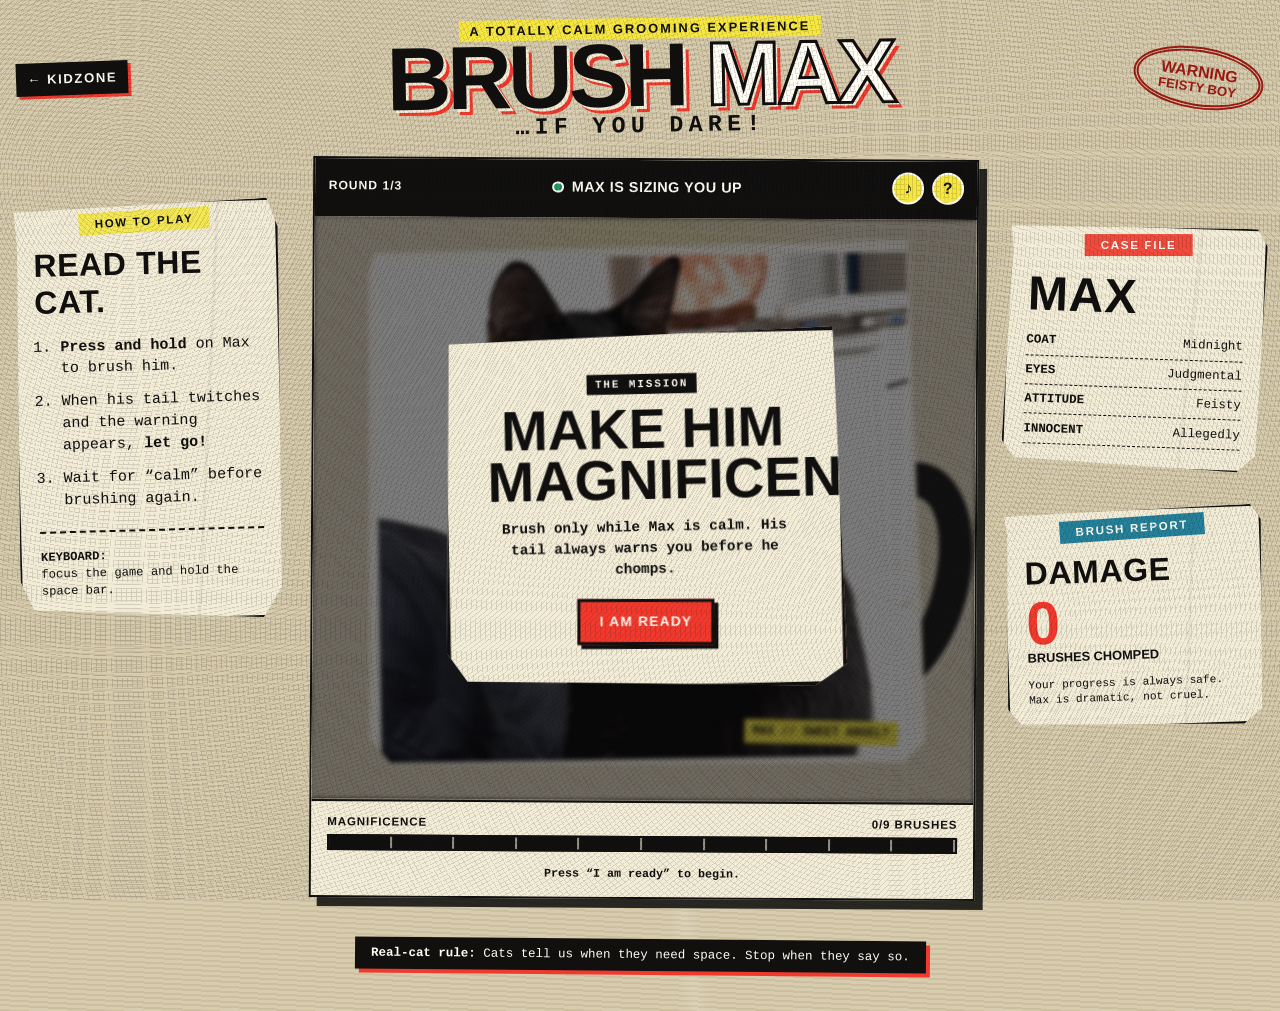
<file: projects/brush-max/index.html>
<!doctype html>
<html lang="en">
  <head>
    <meta charset="utf-8">
    <meta name="viewport" content="width=device-width, initial-scale=1">
    <meta
      name="description"
      content="Brush Max while he is calm, then stop when his tail starts to twitch."
    >
    <title>Brush Max… If You Dare!</title>
    <link rel="stylesheet" href="./styles.css">
    <script src="./game.js" defer></script>
  </head>
  <body>
    <div class="page-noise" aria-hidden="true"></div>

    <main class="poster-shell">
      <header class="masthead">
        <a class="back-link" href="../../">← Kidzone</a>
        <div class="title-block">
          <p class="kicker">A totally calm grooming experience</p>
          <h1>
            Brush <span>Max</span>
            <small>…if you dare!</small>
          </h1>
        </div>
        <div class="warning-stamp" aria-label="Warning: feisty boy">
          <span>Warning</span>
          feisty boy
        </div>
      </header>

      <div class="game-layout">
        <aside class="scrap rules-card" aria-labelledby="how-to-play">
          <p class="tape-label">How to play</p>
          <h2 id="how-to-play">Read the cat.</h2>
          <ol>
            <li><strong>Press and hold</strong> on Max to brush him.</li>
            <li>When his tail twitches and the warning appears, <strong>let go!</strong></li>
            <li>Wait for “calm” before brushing again.</li>
          </ol>
          <p class="keyboard-note">
            <span>Keyboard:</span> focus the game and hold the space bar.
          </p>
        </aside>

        <section class="game-card" aria-labelledby="game-heading">
          <h2 id="game-heading" class="visually-hidden">Brush Max game</h2>

          <div class="game-toolbar">
            <p class="round-label">Round <strong id="roundNumber">1</strong>/3</p>
            <p id="moodBadge" class="mood-badge" data-mood="calm">
              <span class="mood-dot" aria-hidden="true"></span>
              <span id="moodText">Max is sizing you up</span>
            </p>
            <div class="toolbar-actions">
              <button
                id="soundButton"
                class="icon-button"
                type="button"
                aria-label="Turn sound off"
                aria-pressed="true"
                title="Turn sound off"
              >♪</button>
              <button id="helpButton" class="icon-button" type="button" aria-label="Show instructions">?</button>
            </div>
          </div>

          <div
            id="catStage"
            class="cat-stage"
            data-mood="idle"
          >
            <p id="stageInstructions" class="visually-hidden">
              Press and hold on Max, or hold the space bar. Release as soon as the warning appears.
            </p>

            <div class="tail" aria-hidden="true">
              <span></span>
            </div>

            <div class="photo-frame">
              <img
                class="max-photo"
                src="./assets/max.png"
                alt="Max, a sleek black cat with green-gold eyes and a blue collar"
                draggable="false"
              >
              <div class="photo-grain" aria-hidden="true"></div>
              <p class="name-strip" aria-hidden="true">MAX // sweet angel?</p>
            </div>

            <div id="brush" class="brush" aria-hidden="true">
              <span class="brush-handle"></span>
              <span class="brush-head"><i></i><i></i><i></i><i></i><i></i></span>
            </div>

            <img
              class="chomp-photo"
              src="./assets/max-chomp.jpg"
              alt=""
              aria-hidden="true"
              draggable="false"
            >

            <div id="warningBurst" class="warning-burst" aria-hidden="true">
              <strong>TAIL TWITCH!</strong>
              <span>LET GO!</span>
            </div>

            <div id="chompBurst" class="chomp-burst" aria-hidden="true">
              <strong>CHOMP!</strong>
              <span>the brush, not you</span>
            </div>

            <div id="introOverlay" class="stage-overlay">
              <div class="overlay-card intro-card">
                <p class="eyebrow">The mission</p>
                <h3>Make him magnificent.</h3>
                <p>Brush only while Max is calm. His tail always warns you before he chomps.</p>
                <button id="startButton" class="big-button" type="button">I am ready</button>
              </div>
            </div>

            <div id="roundOverlay" class="stage-overlay" hidden>
              <div class="overlay-card round-card">
                <p class="eyebrow" id="roundEyebrow">Round complete</p>
                <h3 id="roundTitle">Respectable fluff!</h3>
                <p id="roundMessage">Max is getting suspicious.</p>
                <button id="nextButton" class="big-button" type="button">Next round</button>
              </div>
            </div>
          </div>

          <div class="progress-panel">
            <div class="meter-copy">
              <span>Magnificence</span>
              <strong><span id="strokeCount">0</span>/<span id="strokeGoal">9</span> brushes</strong>
            </div>
            <div
              id="furMeter"
              class="fur-meter"
              role="progressbar"
              aria-label="Brushing progress"
              aria-valuemin="0"
              aria-valuemax="9"
              aria-valuenow="0"
            >
              <span id="furFill"></span>
            </div>
          </div>

          <p id="liveStatus" class="live-status" aria-live="polite">
            Press “I am ready” to begin.
          </p>
        </section>

        <aside class="side-stack">
          <section class="scrap dossier" aria-labelledby="max-file">
            <p class="tape-label red">Case file</p>
            <h2 id="max-file">Max</h2>
            <dl>
              <div><dt>Coat</dt><dd>Midnight</dd></div>
              <div><dt>Eyes</dt><dd>Judgmental</dd></div>
              <div><dt>Attitude</dt><dd>Feisty</dd></div>
              <div><dt>Innocent</dt><dd>Allegedly</dd></div>
            </dl>
          </section>

          <section class="scrap score-card" aria-labelledby="brush-report">
            <p class="tape-label blue">Brush report</p>
            <h2 id="brush-report">Damage</h2>
            <p class="chomp-counter"><strong id="chompCount">0</strong> brushes chomped</p>
            <p class="tiny-note">Your progress is always safe. Max is dramatic, not cruel.</p>
          </section>
        </aside>
      </div>

      <footer class="footer-note">
        <strong>Real-cat rule:</strong> Cats tell us when they need space. Stop when they say so.
      </footer>
    </main>

    <audio id="catPurr" preload="auto" src="./assets/audio/cat-purr.mp3"></audio>
    <audio id="catHiss" preload="auto" src="./assets/audio/cat-hiss.mp3"></audio>
  </body>
</html>
</file>
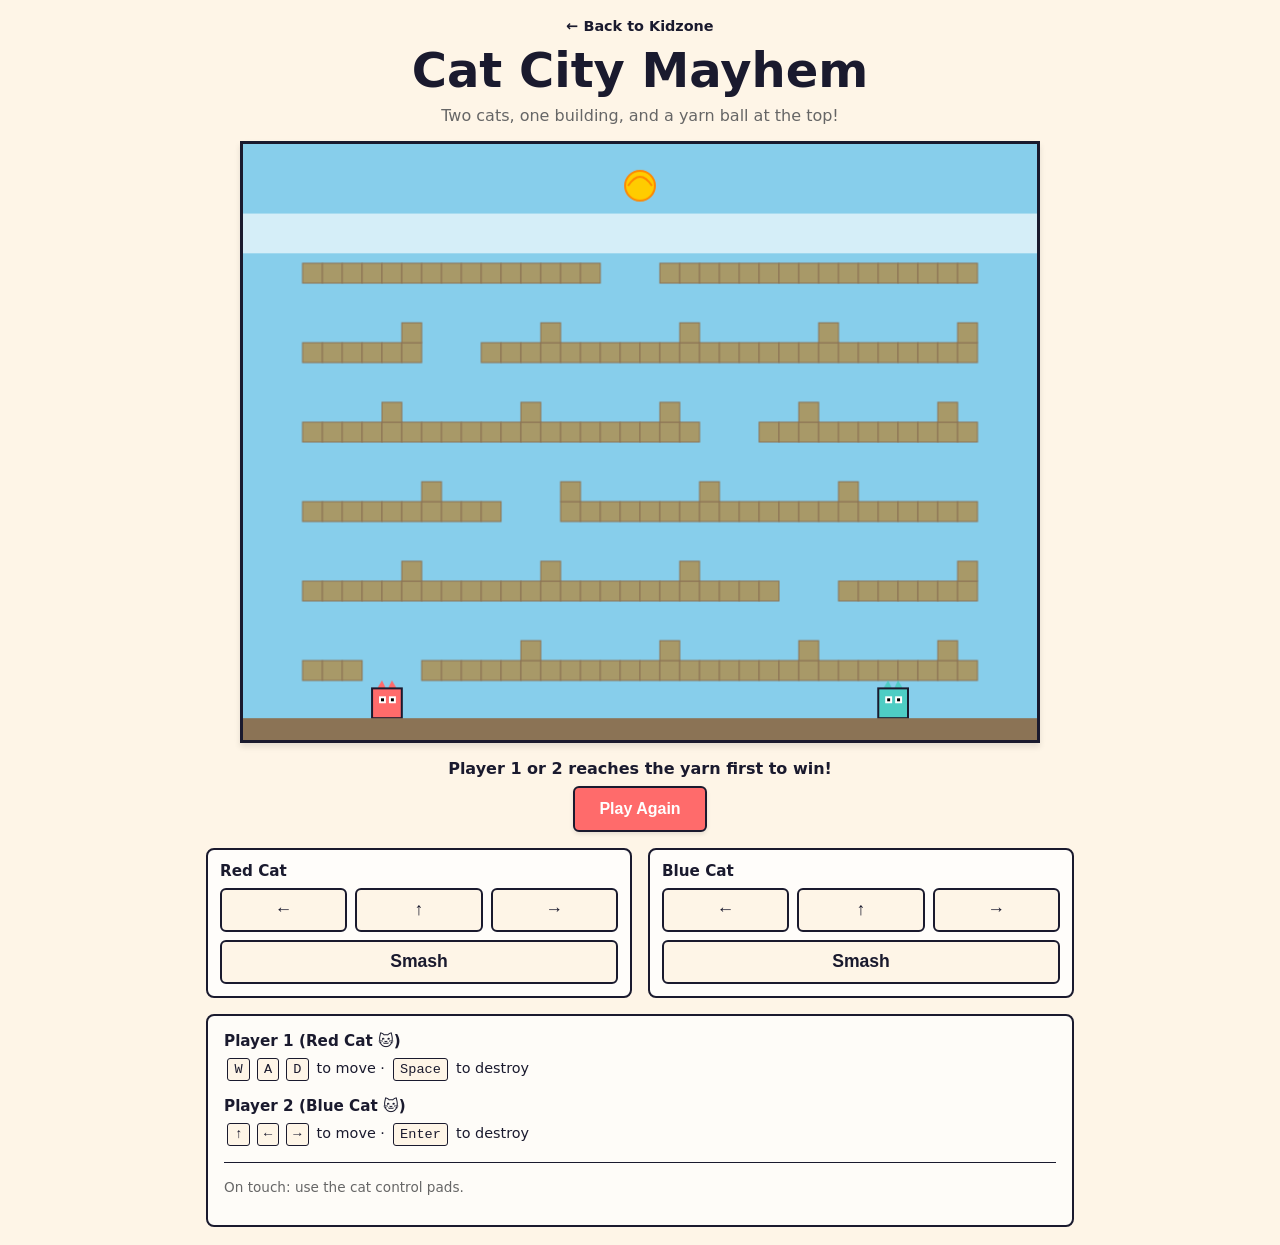
<file: projects/cat-city-mayhem/index.html>
<!doctype html>
<html lang="en">
  <head>
    <meta charset="utf-8">
    <meta name="viewport" content="width=device-width, initial-scale=1">
    <meta name="theme-color" content="#ff6b6b">
    <title>Cat City Mayhem</title>
    <link rel="stylesheet" href="./styles.css">
  </head>
  <body>
    <div class="game-wrapper">
      <div class="game-header">
        <a href="../../" class="back-link">← Back to Kidzone</a>
        <h1>Cat City Mayhem</h1>
        <p class="subtitle">Two cats, one building, and a yarn ball at the top!</p>
      </div>

      <canvas
        id="gameCanvas"
        width="800"
        height="600"
        aria-label="Two cats climbing a destructible building toward a yarn ball."
      ></canvas>

      <div class="game-status" id="gameStatus" aria-live="polite">
        <p id="statusText">Player 1 or 2 reaches the yarn first to win!</p>
        <button id="resetButton" class="reset-btn">Play Again</button>
      </div>

      <div class="touch-controls" aria-label="Touch controls">
        <div class="touch-pad" aria-label="Red Cat controls">
          <h3>Red Cat</h3>
          <div class="touch-row">
            <button type="button" data-player="1" data-control="left" aria-label="Red Cat move left">←</button>
            <button type="button" data-player="1" data-control="jump" aria-label="Red Cat jump">↑</button>
            <button type="button" data-player="1" data-control="right" aria-label="Red Cat move right">→</button>
          </div>
          <button type="button" class="smash-btn" data-player="1" data-control="destroy" aria-label="Red Cat smash bricks">Smash</button>
        </div>

        <div class="touch-pad" aria-label="Blue Cat controls">
          <h3>Blue Cat</h3>
          <div class="touch-row">
            <button type="button" data-player="2" data-control="left" aria-label="Blue Cat move left">←</button>
            <button type="button" data-player="2" data-control="jump" aria-label="Blue Cat jump">↑</button>
            <button type="button" data-player="2" data-control="right" aria-label="Blue Cat move right">→</button>
          </div>
          <button type="button" class="smash-btn" data-player="2" data-control="destroy" aria-label="Blue Cat smash bricks">Smash</button>
        </div>
      </div>

      <div class="controls">
        <div class="control-group">
          <h3>Player 1 (Red Cat 🐱)</h3>
          <p><kbd>W</kbd><kbd>A</kbd><kbd>D</kbd> to move · <kbd>Space</kbd> to destroy</p>
        </div>
        <div class="control-group">
          <h3>Player 2 (Blue Cat 🐱)</h3>
          <p><kbd>↑</kbd><kbd>←</kbd><kbd>→</kbd> to move · <kbd>Enter</kbd> to destroy</p>
        </div>
        <p class="mobile-note">On touch: use the cat control pads.</p>
      </div>
    </div>

    <script src="./game.js"></script>
  </body>
</html>
</file>
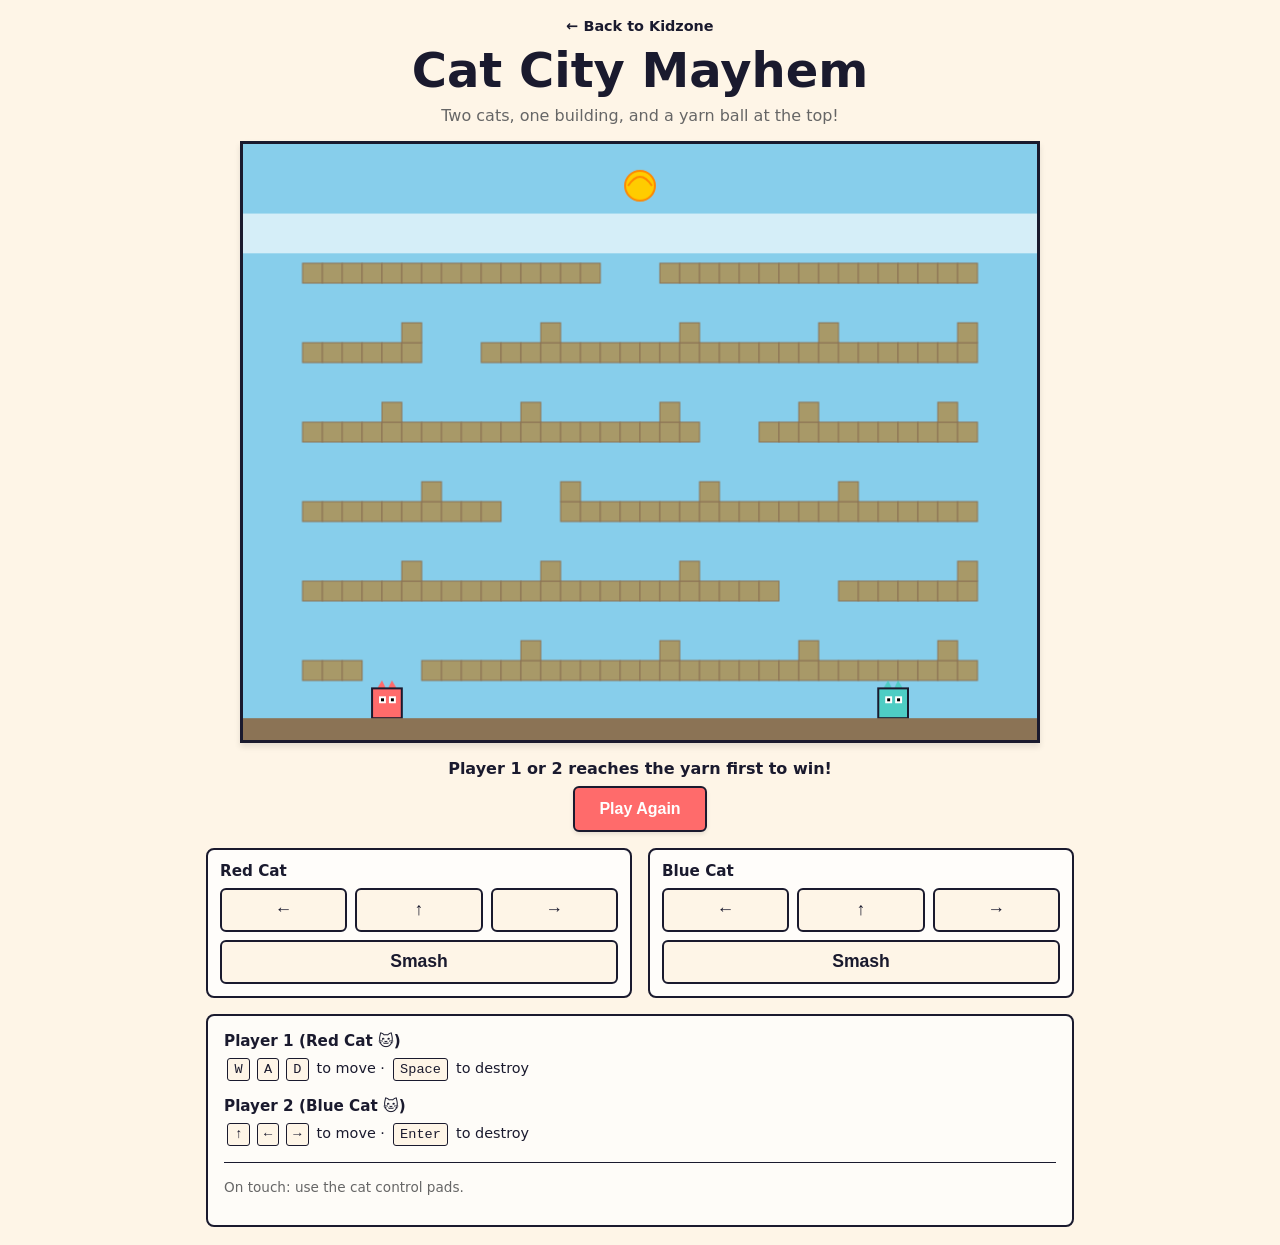
<file: projects/cat-city-rampage/index.html>
<!doctype html>
<html lang="en">
  <head>
    <meta charset="utf-8">
    <meta name="viewport" content="width=device-width, initial-scale=1">
    <meta http-equiv="refresh" content="0; url=../cat-city-mayhem/">
    <meta name="robots" content="noindex">
    <title>Cat City Mayhem has a new address</title>
  </head>
  <body>
    <h1>Cat City Mayhem has a new address</h1>
    <p><a href="../cat-city-mayhem/">Play Cat City Mayhem</a></p>
  </body>
</html>
</file>
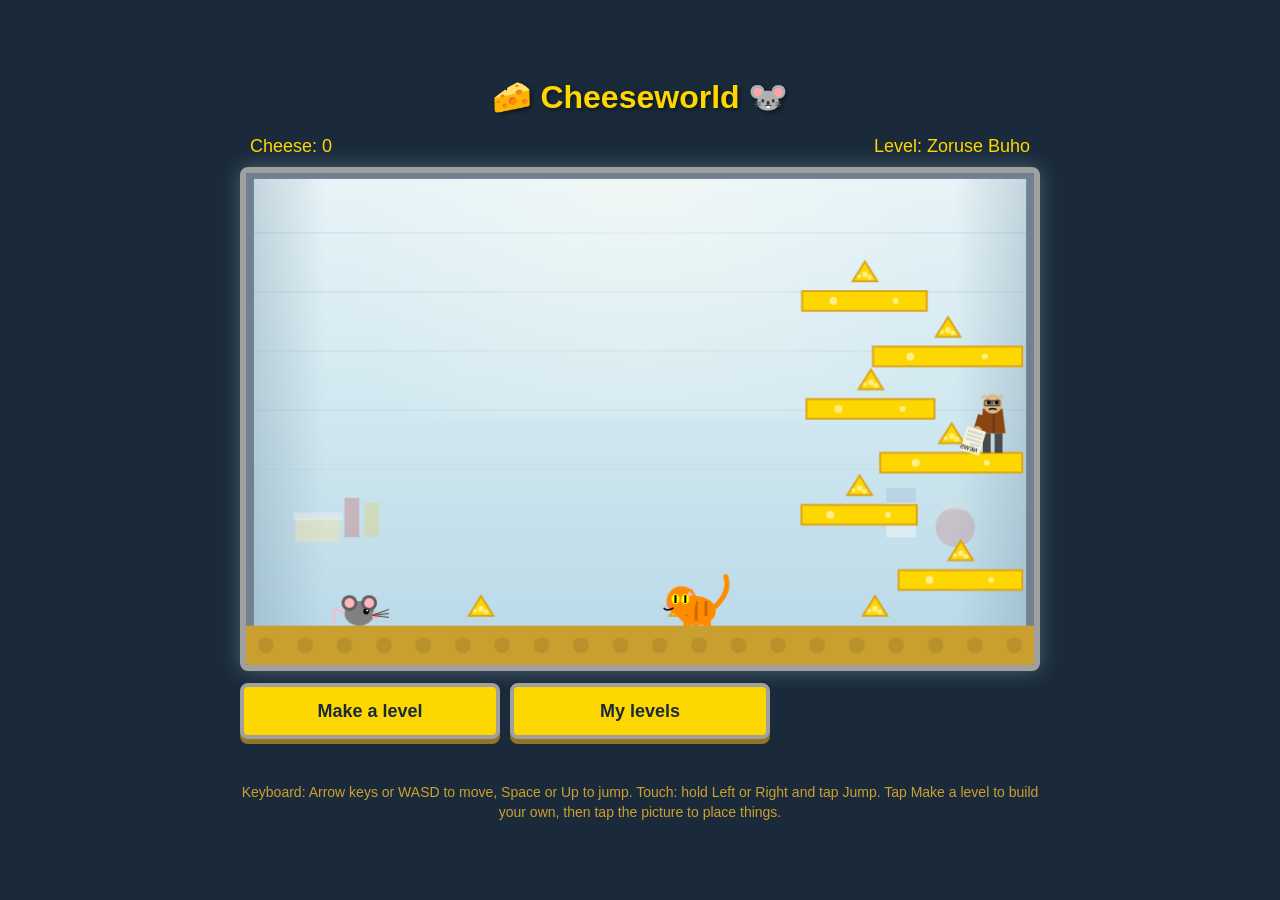
<file: projects/cheeseworld/index.html>
<!DOCTYPE html>
<html lang="en">
<head>
    <meta charset="UTF-8">
    <meta name="viewport" content="width=device-width, initial-scale=1.0">
    <meta name="theme-color" content="#05b8d8">
    <title>Cheeseworld</title>
    <link rel="icon" type="image/png" sizes="32x32" href="../../assets/icons/favicon-32.png">
    <link rel="apple-touch-icon" href="../../assets/icons/apple-touch-icon.png">
    <link rel="manifest" href="../../site.webmanifest">
    <style>
        * {
            margin: 0;
            padding: 0;
            box-sizing: border-box;
        }
        body {
            background: #1a2a3a;
            display: flex;
            justify-content: center;
            align-items: center;
            min-height: 100vh;
            padding: 16px;
            font-family: 'Segoe UI', Tahoma, Geneva, Verdana, sans-serif;
        }
        #gameContainer {
            width: min(100%, 800px);
            text-align: center;
        }
        #gameCanvas {
            display: block;
            width: 100%;
            height: auto;
            border: 6px solid #a0a0a0;
            border-radius: 8px;
            box-shadow: 0 0 20px rgba(150, 180, 200, 0.4);
            touch-action: none;
        }
        #ui {
            color: #ffd700;
            padding: 10px;
            font-size: 18px;
            display: flex;
            justify-content: space-between;
            max-width: 800px;
            margin: 0 auto;
        }
        #instructions {
            color: #cca030;
            margin-top: 10px;
            font-size: 14px;
            line-height: 1.4;
        }
        .touch-controls {
            display: none;
            grid-template-columns: repeat(3, minmax(0, 1fr));
            gap: 10px;
            margin-top: 12px;
            touch-action: none;
        }
        .touch-control,
        .editor-button {
            min-height: 56px;
            border: 4px solid #a0a0a0;
            border-radius: 8px;
            color: #1a2a3a;
            background: #ffd700;
            box-shadow: 0 5px 0 #8f7524;
            font: inherit;
            font-size: 18px;
            font-weight: 800;
            cursor: pointer;
            user-select: none;
        }
        .touch-control.is-pressed,
        .touch-control:active,
        .editor-button:active {
            transform: translateY(3px);
            box-shadow: 0 2px 0 #8f7524;
        }
        .editor-button[aria-pressed="true"] {
            background: #fff6b0;
            border-color: #05b8d8;
        }
        .editor-grid {
            display: none;
            grid-template-columns: repeat(3, minmax(0, 1fr));
            gap: 10px;
            margin-top: 12px;
        }
        .editor-heading {
            grid-column: 1 / -1;
            color: #cca030;
            font-size: 16px;
            text-align: left;
        }
        #levelList {
            display: none;
            list-style: none;
            margin-top: 12px;
        }
        #levelList li {
            display: flex;
            flex-wrap: wrap;
            align-items: center;
            gap: 10px;
            margin-bottom: 10px;
            color: #ffd700;
            font-size: 18px;
        }
        #levelList .level-name {
            flex: 1 1 100%;
            text-align: left;
        }
        #levelList .editor-button {
            flex: 1 1 100px;
        }
        #editorStatus {
            min-height: 24px;
            margin-top: 10px;
            color: #fff6b0;
            font-size: 16px;
        }
        /* The pinned status bar covers the bottom of the screen in edit view: leave room under the last button,
           and let anything scrolled into view stop above the bar. */
        html {
            scroll-padding-bottom: 80px;
        }
        body[data-view="edit"] .editor-grid {
            padding-bottom: 12px;
        }
        body[data-view="edit"] #editorStatus:not(:empty) {
            position: sticky;
            bottom: 0;
            z-index: 5;
            padding: 10px 12px;
            background: #1a2a3a;
            border-top: 2px solid #cca030;
        }
        body[data-view="play-seeded"] .only-seeded,
        body[data-view="play-custom"] .only-custom,
        body[data-view="edit"] .only-edit,
        body[data-view="list"] .only-list {
            display: grid;
        }
        body[data-view="list"] #levelList {
            display: block;
        }
        h1 {
            color: #ffd700;
            margin-bottom: 10px;
            text-shadow: 2px 2px 4px rgba(0,0,0,0.5);
        }
        @media (hover: none), (pointer: coarse), (max-width: 720px) {
            .touch-controls {
                display: grid;
            }
        }
        body[data-view="edit"] .touch-controls,
        body[data-view="list"] .touch-controls {
            display: none;
        }
        @media (max-width: 560px) {
            body {
                align-items: flex-start;
                padding: 10px;
            }
            h1 {
                font-size: 28px;
            }
            #ui {
                font-size: 16px;
            }
            .touch-control,
            .editor-button {
                min-height: 52px;
                font-size: 16px;
            }
        }
    </style>
</head>
<body data-view="play-seeded">
    <div id="gameContainer">
        <h1>🧀 Cheeseworld 🐭</h1>
        <div id="ui">
            <span>Cheese: <span id="score">0</span></span>
            <span id="powerUpDisplay" style="color: #ffff00; display: none;">SPEED BOOST!</span>
            <span>Level: <span id="level">1</span></span>
        </div>
        <canvas id="gameCanvas" width="800" height="500"></canvas>
        <div class="touch-controls" aria-label="Touch controls">
            <button class="touch-control" type="button" data-control="left" aria-label="Move left">Left</button>
            <button class="touch-control" type="button" data-control="jump" aria-label="Jump">Jump</button>
            <button class="touch-control" type="button" data-control="right" aria-label="Move right">Right</button>
        </div>
        <div class="editor-grid only-seeded">
            <button class="editor-button" type="button" id="makeLevel">Make a level</button>
            <button class="editor-button" type="button" id="showLevels">My levels</button>
        </div>
        <div class="editor-grid only-custom">
            <button class="editor-button" type="button" id="editCurrent">Edit</button>
            <button class="editor-button" type="button" id="showLevelsFromPlay">My levels</button>
            <button class="editor-button" type="button" id="restartCustom">Restart</button>
        </div>
        <div class="editor-grid only-edit" id="editorTools">
            <div class="editor-heading">Build</div>
            <button class="editor-button" type="button" data-tool="plain" aria-pressed="true">Plain</button>
            <button class="editor-button" type="button" data-tool="wheel" aria-pressed="false">Cheese wheel</button>
            <button class="editor-button" type="button" data-tool="books" aria-pressed="false">Book stack</button>
            <button class="editor-button" type="button" data-tool="spring" aria-pressed="false">Mushroom</button>
            <button class="editor-button" type="button" data-tool="mover" aria-pressed="false">Sliding tray</button>
            <div class="editor-heading">Add</div>
            <button class="editor-button" type="button" data-tool="cheese" aria-pressed="false">Cheese</button>
            <button class="editor-button" type="button" data-tool="cat" aria-pressed="false">Cat</button>
            <button class="editor-button" type="button" data-tool="oldman" aria-pressed="false">Old man</button>
            <button class="editor-button" type="button" data-tool="dog" aria-pressed="false">Dog</button>
            <button class="editor-button" type="button" data-tool="blackcat" aria-pressed="false">Black cat</button>
            <button class="editor-button" type="button" data-tool="erase" aria-pressed="false">Erase</button>
            <button class="editor-button" type="button" data-tool="move" aria-pressed="false">Move</button>
            <div class="editor-heading">Level</div>
            <button class="editor-button" type="button" id="editorPlay">Play</button>
            <button class="editor-button" type="button" id="editorSave">Save</button>
            <button class="editor-button" type="button" id="editorClear">Clear</button>
            <button class="editor-button" type="button" id="editorBackground">Background</button>
            <button class="editor-button" type="button" id="editorDone">Done</button>
        </div>
        <div class="editor-grid only-list">
            <button class="editor-button" type="button" id="listBack">Back</button>
        </div>
        <ul id="levelList" aria-label="My levels"></ul>
        <p id="editorStatus" role="status" aria-live="polite"></p>
        <div id="instructions">
            Keyboard: Arrow keys or WASD to move, Space or Up to jump. Touch: hold Left or Right and tap Jump.
            Tap Make a level to build your own, then tap the picture to place things.
        </div>
    </div>
    <script src="levels.js"></script>
    <script src="game.js"></script>
    <script src="editor.js"></script>
</body>
</html>
</file>
<file: projects/brush-max/styles.css>
:root {
  color-scheme: light;
  --ink: #11100f;
  --paper: #f3edd8;
  --paper-dark: #d7ccb0;
  --red: #f13a2d;
  --red-dark: #9e1b13;
  --yellow: #f5e642;
  --blue: #0a7191;
  --green: #1c9b65;
  --white: #fffdf4;
  --shadow: 8px 9px 0 rgb(17 16 15 / 88%);
}

* {
  box-sizing: border-box;
}

html {
  min-width: 20rem;
  background: #2b2824;
}

body {
  margin: 0;
  min-height: 100vh;
  color: var(--ink);
  background:
    linear-gradient(82deg, transparent 48%, rgb(255 255 255 / 11%) 49%, transparent 50%),
    repeating-linear-gradient(3deg, #cbbf9e 0 2px, #d7ccb0 2px 5px);
  font-family: "Courier New", Courier, monospace;
}

button,
a {
  -webkit-tap-highlight-color: transparent;
}

button {
  font: inherit;
}

.page-noise {
  position: fixed;
  z-index: 20;
  inset: 0;
  pointer-events: none;
  opacity: 0.13;
  background-image:
    repeating-radial-gradient(circle at 10% 20%, #000 0 0.65px, transparent 0.8px 4px),
    repeating-radial-gradient(circle at 70% 70%, #000 0 0.55px, transparent 0.7px 5px);
  mix-blend-mode: multiply;
}

.poster-shell {
  position: relative;
  width: min(78rem, calc(100% - 2rem));
  min-height: 100vh;
  margin: 0 auto;
  padding: 1.1rem 0 2.5rem;
}

.masthead {
  display: grid;
  grid-template-columns: 10rem 1fr 10rem;
  align-items: center;
  gap: 1rem;
  margin-bottom: 1.25rem;
}

.back-link {
  justify-self: start;
  padding: 0.55rem 0.7rem;
  color: var(--white);
  background: var(--ink);
  box-shadow: 3px 3px 0 var(--red);
  font-family: Arial, Helvetica, sans-serif;
  font-size: 0.82rem;
  font-weight: 900;
  letter-spacing: 0.12em;
  text-decoration: none;
  text-transform: uppercase;
  transform: rotate(-2deg);
}

.back-link:hover,
.back-link:focus-visible {
  color: var(--ink);
  background: var(--yellow);
  outline: 3px solid var(--ink);
  outline-offset: 3px;
}

.title-block {
  position: relative;
  text-align: center;
}

.kicker {
  display: inline-block;
  margin: 0 0 0.1rem;
  padding: 0.2rem 0.65rem;
  color: var(--ink);
  background: var(--yellow);
  font-family: Arial, Helvetica, sans-serif;
  font-size: clamp(0.62rem, 1.5vw, 0.8rem);
  font-weight: 900;
  letter-spacing: 0.16em;
  text-transform: uppercase;
  transform: rotate(-1deg);
}

h1 {
  margin: 0;
  font-family: Impact, Haettenschweiler, "Arial Narrow Bold", sans-serif;
  font-size: clamp(3.2rem, 7vw, 6.4rem);
  font-weight: 900;
  letter-spacing: -0.045em;
  line-height: 0.76;
  text-transform: uppercase;
  text-shadow: 3px 3px 0 var(--paper), 6px 6px 0 var(--red);
  transform: rotate(-1deg);
}

h1 span {
  display: inline-block;
  color: var(--white);
  -webkit-text-stroke: 3px var(--ink);
}

h1 small {
  display: block;
  margin-top: 0.4rem;
  font-family: "Courier New", Courier, monospace;
  font-size: clamp(0.95rem, 2.2vw, 1.45rem);
  font-weight: 900;
  letter-spacing: 0.23em;
  line-height: 1;
  text-shadow: none;
}

.warning-stamp {
  justify-self: end;
  width: 8.2rem;
  padding: 0.75rem 0.5rem 0.55rem;
  color: var(--red-dark);
  border: 5px double var(--red-dark);
  border-radius: 50%;
  font-family: Arial, Helvetica, sans-serif;
  font-size: 0.83rem;
  font-weight: 900;
  line-height: 0.95;
  text-align: center;
  text-transform: uppercase;
  transform: rotate(9deg);
}

.warning-stamp span {
  display: block;
  margin-bottom: 0.2rem;
  font-size: 1rem;
}

.game-layout {
  display: grid;
  grid-template-columns: minmax(12rem, 0.72fr) minmax(26rem, 1.8fr) minmax(12rem, 0.7fr);
  align-items: start;
  gap: clamp(1rem, 2.2vw, 2rem);
}

.scrap,
.game-card {
  background-color: var(--paper);
  background-image:
    linear-gradient(94deg, transparent 0 70%, rgb(0 0 0 / 5%) 70% 71%, transparent 71%),
    repeating-linear-gradient(0deg, transparent 0 7px, rgb(30 20 10 / 3%) 8px 9px);
  border: 2px solid var(--ink);
  box-shadow: var(--shadow);
}

.scrap {
  position: relative;
  padding: 2.6rem 1.2rem 1.25rem;
  clip-path: polygon(1% 2%, 96% 0, 100% 7%, 98% 93%, 91% 100%, 5% 97%, 0 90%, 2% 10%);
}

.rules-card {
  margin-top: 2.7rem;
  transform: rotate(-1.5deg);
}

.scrap h2 {
  margin: 0 0 1rem;
  font-family: Impact, Haettenschweiler, "Arial Narrow Bold", sans-serif;
  font-size: 2rem;
  letter-spacing: 0.02em;
  text-transform: uppercase;
}

.rules-card ol {
  margin: 0;
  padding-left: 1.55rem;
  font-size: 0.94rem;
  line-height: 1.45;
}

.rules-card li + li {
  margin-top: 0.7rem;
}

.tape-label {
  position: absolute;
  top: 0.42rem;
  left: 50%;
  width: max-content;
  margin: 0;
  padding: 0.3rem 1rem;
  color: var(--ink);
  background: rgb(245 230 66 / 88%);
  font-family: Arial, Helvetica, sans-serif;
  font-size: 0.72rem;
  font-weight: 900;
  letter-spacing: 0.15em;
  text-transform: uppercase;
  transform: translateX(-50%) rotate(-2deg);
}

.tape-label.red {
  color: var(--white);
  background: rgb(241 58 45 / 90%);
}

.tape-label.blue {
  color: var(--white);
  background: rgb(10 113 145 / 88%);
}

.keyboard-note {
  margin: 1.2rem 0 0;
  padding-top: 1rem;
  border-top: 2px dashed var(--ink);
  font-size: 0.76rem;
  line-height: 1.4;
}

.keyboard-note span {
  display: block;
  font-weight: 900;
  text-transform: uppercase;
}

.game-card {
  overflow: hidden;
  transform: rotate(0.35deg);
}

.game-toolbar {
  display: grid;
  grid-template-columns: auto 1fr auto;
  align-items: center;
  gap: 0.8rem;
  min-height: 3.6rem;
  padding: 0.65rem 0.85rem;
  color: var(--white);
  background: var(--ink);
  border-bottom: 3px solid var(--ink);
  font-family: Arial, Helvetica, sans-serif;
}

.round-label {
  margin: 0;
  font-size: 0.76rem;
  font-weight: 800;
  letter-spacing: 0.08em;
  text-transform: uppercase;
}

.mood-badge {
  display: flex;
  align-items: center;
  justify-content: center;
  gap: 0.48rem;
  margin: 0;
  font-size: clamp(0.72rem, 2vw, 0.9rem);
  font-weight: 900;
  letter-spacing: 0.035em;
  text-align: center;
  text-transform: uppercase;
}

.mood-dot {
  flex: 0 0 auto;
  width: 0.72rem;
  height: 0.72rem;
  background: var(--paper-dark);
  border: 2px solid var(--white);
  border-radius: 50%;
}

.mood-badge[data-mood="calm"] .mood-dot {
  background: var(--green);
}

.mood-badge[data-mood="warning"] .mood-dot,
.mood-badge[data-mood="chomp"] .mood-dot {
  background: var(--red);
}

.icon-button {
  width: 2rem;
  height: 2rem;
  padding: 0;
  color: var(--ink);
  background: var(--yellow);
  border: 2px solid var(--white);
  border-radius: 50%;
  font-family: Arial, Helvetica, sans-serif;
  font-weight: 900;
  cursor: pointer;
}

.icon-button:hover,
.icon-button:focus-visible {
  color: var(--white);
  background: var(--red);
  outline: 3px solid var(--yellow);
  outline-offset: 2px;
}

.toolbar-actions {
  display: flex;
  align-items: center;
  gap: 0.45rem;
}

.icon-button[aria-pressed="false"] {
  color: var(--white);
  background: var(--red);
}

.icon-button:disabled {
  opacity: 0.5;
  cursor: not-allowed;
}

.cat-stage {
  position: relative;
  isolation: isolate;
  min-height: 29rem;
  aspect-ratio: 1 / 0.88;
  overflow: hidden;
  background:
    radial-gradient(circle at 50% 25%, rgb(245 230 66 / 30%), transparent 42%),
    repeating-linear-gradient(45deg, #bfb49a 0 1px, #e3dac4 1px 8px);
  outline: none;
  touch-action: none;
  user-select: none;
}

.cat-stage:focus-visible {
  box-shadow: inset 0 0 0 6px var(--yellow);
}

.photo-frame {
  position: absolute;
  z-index: 2;
  inset: 4.5% 8% 5%;
  overflow: hidden;
  background: var(--white);
  border: 0.75rem solid var(--white);
  box-shadow: 8px 8px 0 rgb(17 16 15 / 68%);
  clip-path: polygon(2% 1%, 98% 0, 100% 95%, 96% 99%, 4% 98%, 0 93%, 1% 5%);
  transform: rotate(-1.2deg);
  transition: filter 120ms ease, transform 120ms ease;
}

.max-photo {
  display: block;
  width: 100%;
  height: 100%;
  object-fit: cover;
  object-position: 50% 52%;
  pointer-events: none;
  filter: contrast(1.08) saturate(0.9);
}

.photo-grain {
  position: absolute;
  inset: 0;
  pointer-events: none;
  opacity: 0.25;
  background:
    repeating-linear-gradient(90deg, transparent 0 3px, rgb(255 255 255 / 16%) 4px),
    repeating-radial-gradient(circle at 20% 30%, transparent 0 3px, rgb(0 0 0 / 10%) 4px 4.5px);
  mix-blend-mode: multiply;
}

.name-strip {
  position: absolute;
  right: 1rem;
  bottom: 0.75rem;
  margin: 0;
  padding: 0.32rem 0.5rem;
  color: var(--ink);
  background: var(--yellow);
  font-size: 0.75rem;
  font-weight: 900;
  text-transform: uppercase;
  transform: rotate(2deg);
}

.tail {
  position: absolute;
  z-index: 1;
  right: 1%;
  bottom: 17%;
  width: 22%;
  aspect-ratio: 0.6;
  transform-origin: 35% 100%;
  transition: transform 180ms ease;
}

.tail span {
  display: block;
  width: 100%;
  height: 100%;
  border: clamp(1.25rem, 3vw, 2.2rem) solid #111;
  border-bottom-color: transparent;
  border-left-color: transparent;
  border-radius: 50%;
  filter: drop-shadow(3px 3px 0 rgb(255 255 255 / 35%));
  transform: rotate(15deg);
}

.cat-stage[data-mood="warning"] .tail,
.cat-stage[data-mood="chomp"] .tail {
  animation: tail-warning 180ms ease-in-out infinite alternate;
}

.cat-stage[data-mood="warning"] .photo-frame {
  filter: contrast(1.18) saturate(0.8);
  transform: rotate(1deg) scale(1.006);
}

.cat-stage[data-mood="chomp"] .photo-frame {
  animation: photo-chomp 330ms steps(2, end) 2;
}

.brush {
  position: absolute;
  z-index: 7;
  left: 50%;
  top: 72%;
  width: 5rem;
  height: 8rem;
  opacity: 0;
  pointer-events: none;
  transform: translate(-50%, -50%) rotate(-24deg);
  transition: opacity 100ms ease;
}

.cat-stage.has-pointer .brush,
.brush.keyboard-active {
  opacity: 1;
}

.brush.is-brushing {
  animation: brushing 190ms ease-in-out infinite alternate;
}

.brush-handle {
  position: absolute;
  left: 50%;
  bottom: 0;
  width: 1.25rem;
  height: 5.1rem;
  background: var(--red);
  border: 3px solid var(--ink);
  border-radius: 0.4rem 0.4rem 0.65rem 0.65rem;
  box-shadow: 3px 3px 0 rgb(17 16 15 / 55%);
  transform: translateX(-50%);
}

.brush-handle::after {
  content: "";
  position: absolute;
  left: 50%;
  bottom: 0.35rem;
  width: 0.42rem;
  height: 0.42rem;
  border: 2px solid var(--ink);
  border-radius: 50%;
  transform: translateX(-50%);
}

.brush-head {
  position: absolute;
  left: 50%;
  top: 0;
  width: 4.5rem;
  height: 3.8rem;
  background: var(--yellow);
  border: 4px solid var(--ink);
  border-radius: 50% 50% 38% 38%;
  box-shadow: 4px 4px 0 rgb(17 16 15 / 55%);
  transform: translateX(-50%);
}

.brush-head i {
  position: absolute;
  top: -0.8rem;
  width: 2px;
  height: 1.1rem;
  background: var(--ink);
  transform-origin: bottom;
}

.brush-head i:nth-child(1) { left: 15%; transform: rotate(-14deg); }
.brush-head i:nth-child(2) { left: 32%; transform: rotate(-6deg); }
.brush-head i:nth-child(3) { left: 50%; }
.brush-head i:nth-child(4) { left: 68%; transform: rotate(6deg); }
.brush-head i:nth-child(5) { left: 85%; transform: rotate(14deg); }

.chomp-photo {
  position: absolute;
  z-index: 8;
  inset: 0;
  display: block;
  width: 100%;
  height: 100%;
  visibility: hidden;
  object-fit: cover;
  object-position: center;
  opacity: 0;
  pointer-events: none;
  filter: contrast(1.08) saturate(0.96);
  transform: rotate(-3deg) scale(0.72);
}

.cat-stage[data-mood="chomp"] .chomp-photo {
  visibility: visible;
  opacity: 1;
  animation: chomp-photo-in 520ms cubic-bezier(0.16, 0.86, 0.28, 1.35) both;
}

.warning-burst,
.chomp-burst {
  position: absolute;
  z-index: 9;
  top: 9%;
  left: 50%;
  display: none;
  min-width: 14rem;
  padding: 0.75rem 1rem;
  color: var(--white);
  background: var(--red);
  border: 4px solid var(--ink);
  box-shadow: 5px 5px 0 var(--yellow);
  font-family: Arial, Helvetica, sans-serif;
  text-align: center;
  text-transform: uppercase;
  clip-path: polygon(3% 12%, 97% 0, 100% 86%, 94% 100%, 4% 92%, 0 18%);
  transform: translateX(-50%) rotate(-2deg);
}

.warning-burst strong,
.chomp-burst strong {
  display: block;
  font-size: clamp(1.25rem, 4vw, 2.1rem);
  line-height: 0.92;
}

.warning-burst span,
.chomp-burst span {
  display: block;
  margin-top: 0.2rem;
  font-size: 0.7rem;
  font-weight: 900;
  letter-spacing: 0.15em;
}

.cat-stage[data-mood="warning"] .warning-burst {
  display: block;
  animation: burst-in 150ms ease-out both;
}

.chomp-burst {
  top: auto;
  bottom: 6%;
  min-width: 16rem;
  color: var(--ink);
  background: var(--yellow);
  box-shadow: 7px 7px 0 var(--red);
  transform: translateX(-50%) rotate(4deg);
}

.cat-stage[data-mood="chomp"] .chomp-burst {
  display: block;
  animation: chomp-pop 540ms steps(3, end) both;
}

.stage-overlay {
  position: absolute;
  z-index: 12;
  inset: 0;
  display: grid;
  place-items: center;
  padding: 1.2rem;
  background: rgb(17 16 15 / 55%);
  backdrop-filter: blur(2px);
}

.stage-overlay[hidden] {
  display: none;
}

.overlay-card {
  width: min(25rem, 92%);
  padding: clamp(1.4rem, 5vw, 2.5rem);
  background: var(--paper);
  border: 4px solid var(--ink);
  box-shadow: 9px 9px 0 var(--red);
  text-align: center;
  clip-path: polygon(2% 3%, 98% 0, 100% 94%, 92% 100%, 5% 97%, 0 89%);
  transform: rotate(-1.5deg);
}

.overlay-card .eyebrow {
  display: inline-block;
  margin: 0 0 0.55rem;
  padding: 0.25rem 0.55rem;
  color: var(--white);
  background: var(--ink);
  font-size: 0.68rem;
  font-weight: 900;
  letter-spacing: 0.18em;
  text-transform: uppercase;
}

.overlay-card h3 {
  margin: 0 0 0.7rem;
  font-family: Impact, Haettenschweiler, "Arial Narrow Bold", sans-serif;
  font-size: clamp(2.1rem, 7vw, 3.5rem);
  line-height: 0.92;
  text-transform: uppercase;
}

.overlay-card > p:not(.eyebrow) {
  margin: 0 auto 1.2rem;
  max-width: 27rem;
  font-size: 0.9rem;
  font-weight: 700;
  line-height: 1.45;
}

.big-button {
  padding: 0.78rem 1.2rem;
  color: var(--white);
  background: var(--red);
  border: 3px solid var(--ink);
  box-shadow: 4px 4px 0 var(--ink);
  font-family: Arial, Helvetica, sans-serif;
  font-size: 0.86rem;
  font-weight: 900;
  letter-spacing: 0.09em;
  text-transform: uppercase;
  cursor: pointer;
  transform: rotate(1deg);
}

.big-button:hover,
.big-button:focus-visible {
  color: var(--ink);
  background: var(--yellow);
  outline: 3px solid var(--white);
  outline-offset: 3px;
  transform: translate(2px, 2px) rotate(-1deg);
  box-shadow: 2px 2px 0 var(--ink);
}

.progress-panel {
  padding: 0.85rem 1rem 0.6rem;
  background: var(--paper);
  border-top: 3px solid var(--ink);
}

.meter-copy {
  display: flex;
  justify-content: space-between;
  gap: 1rem;
  margin-bottom: 0.45rem;
  font-family: Arial, Helvetica, sans-serif;
  font-size: 0.72rem;
  font-weight: 900;
  letter-spacing: 0.08em;
  text-transform: uppercase;
}

.fur-meter {
  position: relative;
  height: 1rem;
  overflow: hidden;
  background:
    repeating-linear-gradient(90deg, transparent 0 calc(10% - 2px), rgb(243 237 216 / 60%) calc(10% - 2px) 10%),
    var(--ink);
  border: 2px solid var(--ink);
}

.fur-meter span {
  display: block;
  width: 0;
  height: 100%;
  background:
    repeating-linear-gradient(135deg, var(--yellow) 0 8px, #ffd12f 8px 16px);
  transition: width 180ms ease-out;
}

.live-status {
  min-height: 2.2rem;
  margin: 0;
  padding: 0.35rem 1rem 0.65rem;
  background: var(--paper);
  font-size: 0.73rem;
  font-weight: 700;
  line-height: 1.3;
  text-align: center;
}

.side-stack {
  display: grid;
  gap: 2.4rem;
  margin-top: 4.2rem;
}

.dossier {
  transform: rotate(2deg);
}

.dossier h2 {
  margin-bottom: 0.35rem;
  font-size: 3rem;
}

.dossier dl {
  margin: 0;
}

.dossier dl div {
  display: flex;
  justify-content: space-between;
  gap: 0.8rem;
  padding: 0.45rem 0;
  border-bottom: 1px dashed var(--ink);
  font-size: 0.78rem;
}

.dossier dt {
  font-weight: 900;
  text-transform: uppercase;
}

.dossier dd {
  margin: 0;
  text-align: right;
}

.score-card {
  transform: rotate(-2deg);
}

.score-card h2 {
  margin-bottom: 0.25rem;
}

.chomp-counter {
  margin: 0;
  font-family: Arial, Helvetica, sans-serif;
  font-size: 0.8rem;
  font-weight: 900;
  text-transform: uppercase;
}

.chomp-counter strong {
  display: block;
  color: var(--red);
  font-family: Impact, Haettenschweiler, "Arial Narrow Bold", sans-serif;
  font-size: 3.8rem;
  line-height: 0.9;
}

.tiny-note {
  margin: 0.8rem 0 0;
  font-size: 0.7rem;
  line-height: 1.35;
}

.footer-note {
  width: fit-content;
  max-width: calc(100% - 2rem);
  margin: 2.5rem auto 0;
  padding: 0.55rem 1rem;
  color: var(--white);
  background: var(--ink);
  box-shadow: 4px 4px 0 var(--red);
  font-size: 0.78rem;
  text-align: center;
  transform: rotate(0.5deg);
}

.visually-hidden {
  position: absolute !important;
  width: 1px !important;
  height: 1px !important;
  padding: 0 !important;
  margin: -1px !important;
  overflow: hidden !important;
  clip: rect(0, 0, 0, 0) !important;
  white-space: nowrap !important;
  border: 0 !important;
}

@keyframes brushing {
  from { transform: translate(-50%, -50%) rotate(-35deg) translateX(-0.35rem); }
  to { transform: translate(-50%, -50%) rotate(-12deg) translateX(0.35rem); }
}

@keyframes tail-warning {
  from { transform: rotate(-20deg); }
  to { transform: rotate(28deg); }
}

@keyframes burst-in {
  from { opacity: 0; transform: translateX(-50%) rotate(-7deg) scale(0.75); }
  to { opacity: 1; transform: translateX(-50%) rotate(2deg) scale(1); }
}

@keyframes chomp-pop {
  0% { opacity: 0; transform: translateX(-50%) rotate(-6deg) scale(0.3); }
  35% { opacity: 1; transform: translateX(-50%) rotate(8deg) scale(1.22); }
  100% { opacity: 1; transform: translateX(-50%) rotate(4deg) scale(1); }
}

@keyframes chomp-photo-in {
  0% { opacity: 0; transform: rotate(-6deg) scale(0.58); }
  55% { opacity: 1; transform: rotate(2deg) scale(1.13); }
  100% { opacity: 1; transform: rotate(0) scale(1.02); }
}

@keyframes photo-chomp {
  0% { transform: rotate(-4deg) translateX(-0.4rem); }
  50% { transform: rotate(4deg) translateX(0.4rem); }
  100% { transform: rotate(-1deg); }
}

@media (max-width: 60rem) {
  .masthead {
    grid-template-columns: 7.5rem 1fr 7.5rem;
  }

  .game-layout {
    grid-template-columns: minmax(0, 1fr) minmax(24rem, 2fr);
  }

  .game-card {
    grid-column: 2;
    grid-row: span 2;
  }

  .rules-card,
  .side-stack {
    grid-column: 1;
    margin-top: 1.2rem;
  }

  .side-stack {
    gap: 2rem;
  }
}

@media (max-width: 43rem) {
  .poster-shell {
    width: min(100% - 1rem, 38rem);
    padding-top: 0.65rem;
  }

  .masthead {
    grid-template-columns: 1fr auto;
  }

  .back-link {
    grid-column: 1;
    grid-row: 1;
  }

  .warning-stamp {
    grid-column: 2;
    grid-row: 1;
    width: 6.3rem;
    font-size: 0.65rem;
  }

  .warning-stamp span {
    font-size: 0.78rem;
  }

  .title-block {
    grid-column: 1 / -1;
    grid-row: 2;
    margin-top: 0.5rem;
  }

  h1 {
    font-size: clamp(3rem, 16vw, 5rem);
  }

  h1 span {
    -webkit-text-stroke-width: 2px;
  }

  .game-layout {
    display: flex;
    flex-direction: column;
  }

  .game-card {
    order: -2;
    width: 100%;
  }

  .rules-card {
    order: -1;
    margin-top: 1.3rem;
  }

  .cat-stage {
    min-height: 25rem;
    aspect-ratio: 0.86 / 1;
  }

  .photo-frame {
    inset: 4% 5% 4.5%;
  }

  .max-photo {
    object-position: 50% 50%;
  }

  .game-toolbar {
    gap: 0.4rem;
  }

  .mood-badge {
    font-size: 0.68rem;
  }

  .side-stack {
    width: 100%;
  }

  .dossier,
  .score-card {
    width: min(22rem, 95%);
    margin-inline: auto;
  }
}

@media (prefers-reduced-motion: reduce) {
  *,
  *::before,
  *::after {
    scroll-behavior: auto !important;
    animation-duration: 1ms !important;
    animation-iteration-count: 1 !important;
    transition-duration: 1ms !important;
  }
}
</file>
<file: projects/cat-city-mayhem/styles.css>
:root {
  color-scheme: light;
  --ink: #1a1a2e;
  --paper: #fef5e7;
  --player1: #ff6b6b;
  --player2: #4ecdc4;
  --brick: #a89968;
  --brick-light: #d4af85;
}

* {
  box-sizing: border-box;
}

html, body {
  margin: 0;
  padding: 0;
}

body {
  color: var(--ink);
  background: var(--paper);
  font-family: ui-sans-serif, system-ui, -apple-system, BlinkMacSystemFont, "Segoe UI", sans-serif;
}

.game-wrapper {
  max-width: 900px;
  margin: 0 auto;
  padding: 1rem;
}

.game-header {
  text-align: center;
  margin-bottom: 1rem;
}

.back-link {
  display: inline-block;
  color: var(--ink);
  text-decoration: none;
  font-weight: 600;
  margin-bottom: 0.5rem;
  font-size: 0.9rem;
}

.back-link:hover {
  text-decoration: underline;
}

h1 {
  margin: 0;
  font-size: clamp(1.8rem, 5vw, 3rem);
  color: var(--ink);
  letter-spacing: 0;
}

.subtitle {
  margin: 0.5rem 0 0;
  font-size: 1rem;
  color: #666;
}

#gameCanvas {
  border: 3px solid var(--ink);
  background: linear-gradient(180deg, #87ceeb 0%, #e0f6ff 100%);
  display: block;
  width: 100%;
  max-width: 800px;
  height: auto;
  margin: 1rem auto;
  box-shadow: 0 4px 6px rgba(0, 0, 0, 0.1);
  touch-action: none;
}

.game-status {
  text-align: center;
  min-height: 60px;
  margin: 1rem 0;
  display: flex;
  flex-direction: column;
  align-items: center;
  justify-content: center;
  gap: 0.5rem;
}

#statusText {
  margin: 0;
  font-size: 1rem;
  font-weight: 600;
  color: var(--ink);
}

.reset-btn {
  padding: 0.75rem 1.5rem;
  font-size: 1rem;
  font-weight: 700;
  border: 2px solid var(--ink);
  border-radius: 6px;
  background: var(--player1);
  color: white;
  cursor: pointer;
  transition: transform 0.1s, box-shadow 0.1s;
  box-shadow: 0 2px 4px rgba(0, 0, 0, 0.1);
}

.reset-btn:hover {
  transform: translateY(-2px);
  box-shadow: 0 4px 8px rgba(0, 0, 0, 0.2);
}

.reset-btn:active {
  transform: translateY(0);
}

.controls {
  max-width: 100%;
  padding: 1rem;
  background: rgba(255, 255, 255, 0.7);
  border-radius: 8px;
  border: 2px solid var(--ink);
}

.control-group {
  margin-bottom: 1rem;
}

.control-group:last-child {
  margin-bottom: 0;
}

h3 {
  margin: 0 0 0.5rem;
  font-size: 0.95rem;
  color: var(--ink);
}

.control-group p {
  margin: 0;
  font-size: 0.9rem;
  font-weight: 500;
}

kbd {
  display: inline-block;
  padding: 0.2rem 0.4rem;
  background: var(--paper);
  border: 1px solid var(--ink);
  border-radius: 3px;
  font-family: monospace;
  font-size: 0.85rem;
  margin: 0 0.2rem;
}

.mobile-note {
  margin-top: 1rem;
  padding-top: 1rem;
  border-top: 1px solid var(--ink);
  font-size: 0.85rem;
  color: #666;
}

.touch-controls {
  display: grid;
  grid-template-columns: repeat(2, minmax(0, 1fr));
  gap: 1rem;
  margin: 1rem 0;
}

.touch-pad {
  border: 2px solid var(--ink);
  border-radius: 8px;
  padding: 0.75rem;
  background: rgba(255, 255, 255, 0.78);
}

.touch-row {
  display: grid;
  grid-template-columns: repeat(3, minmax(44px, 1fr));
  gap: 0.5rem;
  margin-bottom: 0.5rem;
}

.touch-pad button {
  min-height: 44px;
  border: 2px solid var(--ink);
  border-radius: 6px;
  background: var(--paper);
  color: var(--ink);
  font-size: 1.1rem;
  font-weight: 800;
  cursor: pointer;
  touch-action: none;
}

.touch-pad button:active,
.touch-pad button[aria-pressed="true"] {
  transform: translateY(1px);
  box-shadow: inset 0 2px 0 rgba(0, 0, 0, 0.18);
}

.smash-btn {
  width: 100%;
}

@media (max-width: 600px) {
  #gameCanvas {
    width: 100%;
  }

  .controls {
    font-size: 0.9rem;
  }

  .control-group p {
    font-size: 0.8rem;
  }

  kbd {
    padding: 0.15rem 0.3rem;
    font-size: 0.75rem;
  }

  .game-wrapper {
    padding: 0.5rem 1rem;
  }

  .game-header {
    margin-bottom: 0.25rem;
  }

  .back-link {
    margin-bottom: 0.1rem;
    font-size: 0.85rem;
  }

  h1 {
    font-size: 1.5rem;
  }

  .subtitle {
    margin-top: 0.1rem;
    font-size: 0.85rem;
  }

  #gameCanvas {
    margin: 0.5rem auto;
  }

  .game-status {
    min-height: 0;
    margin: 0.5rem 0;
    gap: 0.35rem;
  }

  #statusText {
    font-size: 0.9rem;
  }

  .reset-btn {
    padding: 0.4rem 1.25rem;
  }

  .touch-controls {
    gap: 0.5rem;
    margin: 0.5rem 0;
  }

  .touch-pad {
    padding: 0.4rem;
  }

  .touch-pad h3 {
    margin-bottom: 0.3rem;
    text-align: center;
  }

  .touch-row {
    gap: 0.25rem;
    margin-bottom: 0.25rem;
  }
}

@media (prefers-reduced-motion: reduce) {
  .reset-btn {
    transition: none;
  }

  .reset-btn:hover,
  .reset-btn:active,
  .touch-pad button:active,
  .touch-pad button[aria-pressed="true"] {
    transform: none;
  }
}
</file>
